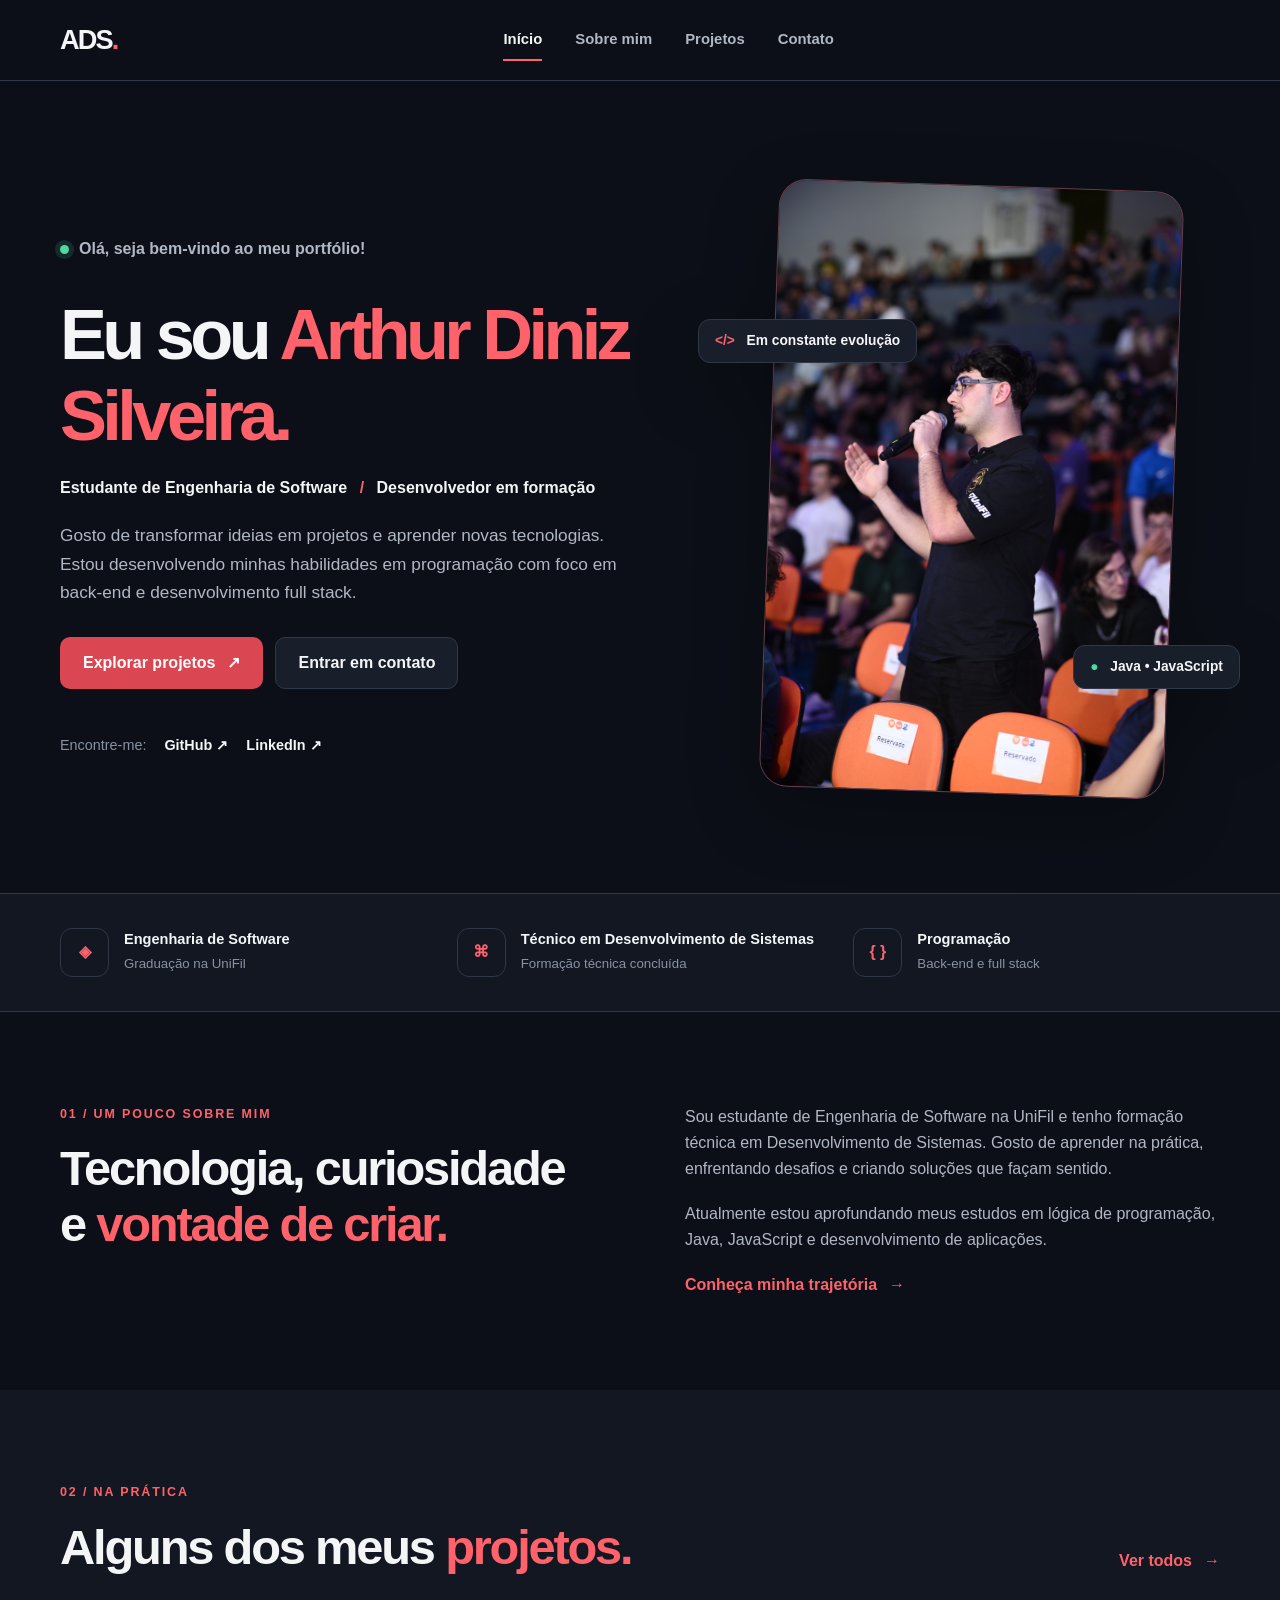
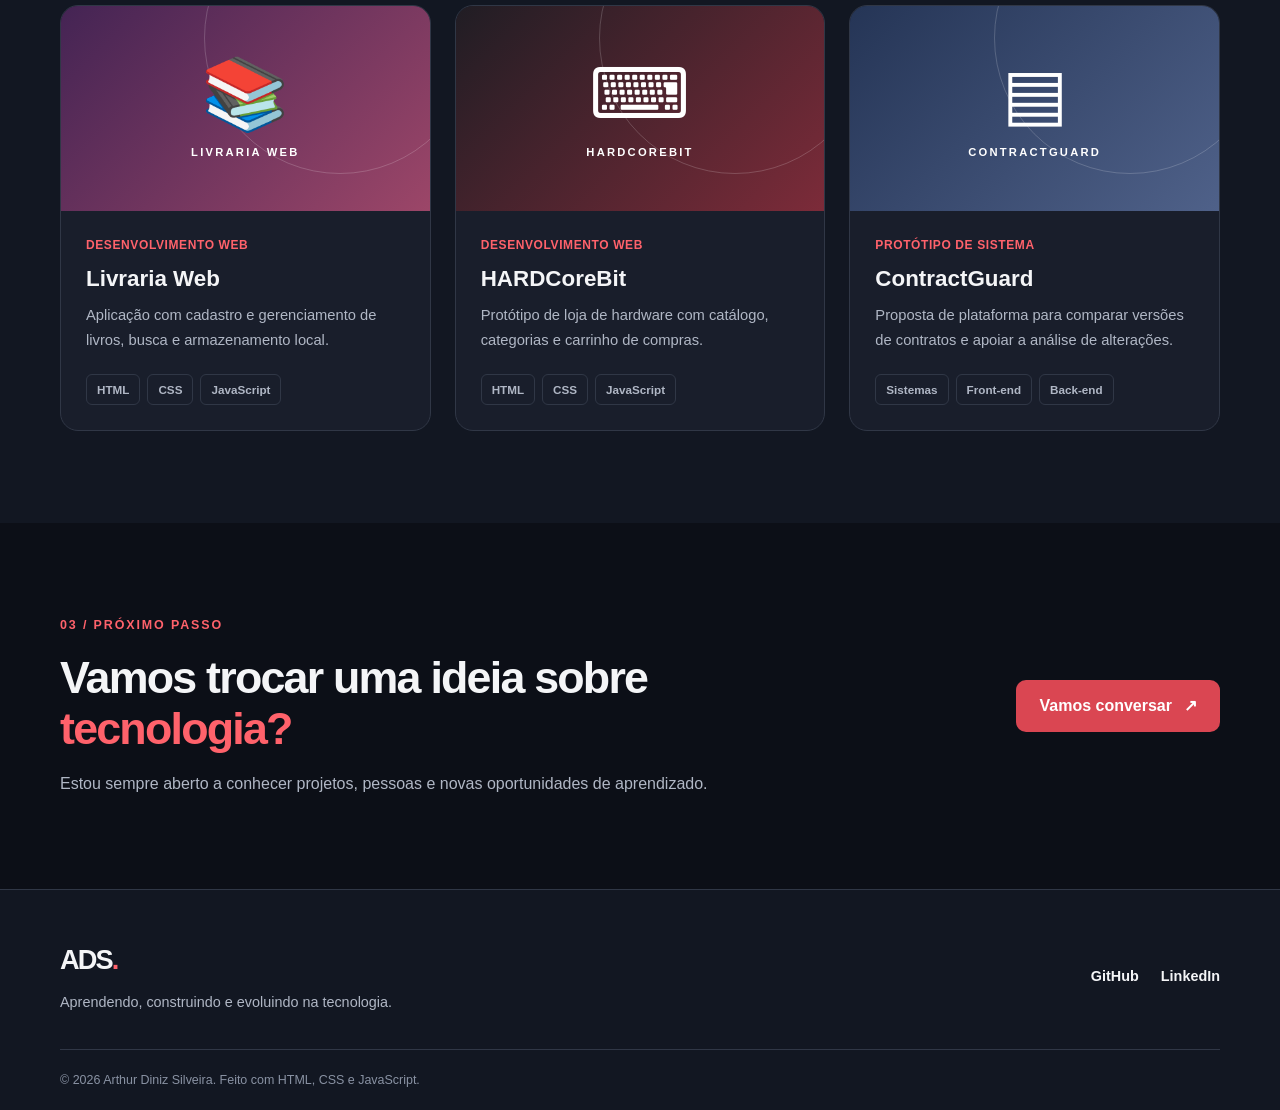
<file: index.html>
<!DOCTYPE html>
<html lang="pt-BR">
<head>
  <meta charset="UTF-8">
  <meta name="viewport" content="width=device-width, initial-scale=1.0">
  <meta name="description" content="Portfólio de Arthur Diniz Silveira, estudante de Engenharia de Software e desenvolvedor em formação.">
  <meta name="theme-color" content="#0b0e16">
  <title>Início | Arthur Diniz Silveira</title>
  <link rel="icon" href="assets/favicon.svg" type="image/svg+xml">
  <link rel="stylesheet" href="style.css">
  <script src="script.js" defer></script>
</head>
<body>
  <a class="pular-conteudo" href="#conteudo">Pular para o conteúdo</a>
  <header class="cabecalho">
    <div class="container cabecalho-conteudo">
      <a class="marca" href="index.html" aria-label="Arthur Diniz — página inicial">ADS<span>.</span></a>

      <nav class="navegacao" id="menu-principal" aria-label="Menu principal">
          <a href="index.html" class="ativo" aria-current="page">Início</a>
          <a href="sobre.html">Sobre mim</a>
          <a href="projetos.html">Projetos</a>
          <a href="contato.html">Contato</a>
      </nav>

      <div class="acoes-cabecalho">
        <button class="botao-menu" id="botao-menu" type="button" aria-label="Abrir menu" aria-controls="menu-principal" aria-expanded="false">
          <span></span><span></span><span></span>
        </button>
      </div>
    </div>
  </header>

  <main id="conteudo">
    <section class="hero secao">
      <div class="container hero-grid">
        <div class="hero-texto animar-entrada">
          <p class="sobretitulo"><span class="ponto-status"></span> Olá, seja bem-vindo ao meu portfólio!</p>
          <h1>Eu sou <span class="texto-destaque">Arthur Diniz Silveira</span><span class="ponto-final">.</span></h1>
          <p class="hero-cargo">Estudante de Engenharia de Software <span class="barra">/</span> Desenvolvedor em formação</p>
          <p class="texto-intro">Gosto de transformar ideias em projetos e aprender novas tecnologias. Estou desenvolvendo minhas habilidades em programação com foco em back-end e desenvolvimento full stack.</p>
          <div class="grupo-botoes">
            <a class="botao botao-primario" href="projetos.html">Explorar projetos <span aria-hidden="true">↗</span></a>
            <a class="botao botao-secundario" href="contato.html">Entrar em contato</a>
          </div>
          <div class="hero-redes" aria-label="Meus perfis profissionais">
            <span>Encontre-me:</span>
            <a href="https://github.com/SEU-USUARIO" target="_blank" rel="noopener noreferrer">GitHub ↗</a>
            <a href="https://www.linkedin.com/in/SEU-PERFIL/" target="_blank" rel="noopener noreferrer">LinkedIn ↗</a>
          </div>
        </div>
        <div class="hero-visual animar-entrada">
          <div class="circulo-fundo" aria-hidden="true"></div>
          <figure class="moldura-foto">
            <img src=".//DAN_9706.JPG" alt="Imagem ilustrativa temporária do perfil de Arthur Diniz Silveira" width="430" height="480">
          </figure>
          <div class="etiqueta-flutuante etiqueta-codigo"><span aria-hidden="true">&lt;/&gt;</span> Em constante evolução</div>
          <div class="etiqueta-flutuante etiqueta-java"><span aria-hidden="true">●</span> Java • JavaScript</div>
        </div>
      </div>
    </section>

    <section class="secao faixa-dados" aria-label="Minha formação e interesses">
      <div class="container grade-dados">
        <div class="dado"><span class="dado-icone" aria-hidden="true">◈</span><div><strong>Engenharia de Software</strong><span>Graduação na UniFil</span></div></div>
        <div class="dado"><span class="dado-icone" aria-hidden="true">⌘</span><div><strong>Técnico em Desenvolvimento de Sistemas</strong><span>Formação técnica concluída</span></div></div>
        <div class="dado"><span class="dado-icone" aria-hidden="true">{ }</span><div><strong>Programação</strong><span>Back-end e full stack</span></div></div>
      </div>
    </section>

    <section class="secao" aria-labelledby="titulo-sobre-resumo">
      <div class="container duas-colunas">
        <div>
          <p class="rotulo-secao">01 / Um pouco sobre mim</p>
          <h2 id="titulo-sobre-resumo" class="titulo-secao">Tecnologia, curiosidade e <span class="texto-destaque">vontade de criar.</span></h2>
        </div>
        <div>
          <p class="paragrafo">Sou estudante de Engenharia de Software na UniFil e tenho formação técnica em Desenvolvimento de Sistemas. Gosto de aprender na prática, enfrentando desafios e criando soluções que façam sentido.</p>
          <p class="paragrafo">Atualmente estou aprofundando meus estudos em lógica de programação, Java, JavaScript e desenvolvimento de aplicações.</p>
          <a class="link-seta" href="sobre.html">Conheça minha trajetória <span aria-hidden="true">→</span></a>
        </div>
      </div>
    </section>

    <section class="secao secao-alternativa" aria-labelledby="titulo-projetos-destaque">
      <div class="container">
        <div class="cabecalho-secao">
          <div><p class="rotulo-secao">02 / Na prática</p><h2 id="titulo-projetos-destaque" class="titulo-secao">Alguns dos meus <span class="texto-destaque">projetos.</span></h2></div>
          <a class="link-seta" href="projetos.html">Ver todos <span aria-hidden="true">→</span></a>
        </div>
        <div class="grade-projetos">
          <article class="cartao-projeto">
            <div class="projeto-arte arte-livraria"><span class="arte-simbolo" aria-hidden="true">📚</span><span class="arte-legenda">LIVRARIA WEB</span></div>
            <div class="projeto-conteudo"><span class="categoria-projeto">Desenvolvimento web</span><h3>Livraria Web</h3><p>Aplicação com cadastro e gerenciamento de livros, busca e armazenamento local.</p><div class="etiquetas"><span>HTML</span><span>CSS</span><span>JavaScript</span></div></div>
          </article>
          <article class="cartao-projeto">
            <div class="projeto-arte arte-hardware"><span class="arte-simbolo" aria-hidden="true">⌨</span><span class="arte-legenda">HARDCOREBIT</span></div>
            <div class="projeto-conteudo"><span class="categoria-projeto">Desenvolvimento web</span><h3>HARDCoreBit</h3><p>Protótipo de loja de hardware com catálogo, categorias e carrinho de compras.</p><div class="etiquetas"><span>HTML</span><span>CSS</span><span>JavaScript</span></div></div>
          </article>
          <article class="cartao-projeto">
            <div class="projeto-arte arte-contratos"><span class="arte-simbolo" aria-hidden="true">▤</span><span class="arte-legenda">CONTRACTGUARD</span></div>
            <div class="projeto-conteudo"><span class="categoria-projeto">Protótipo de sistema</span><h3>ContractGuard</h3><p>Proposta de plataforma para comparar versões de contratos e apoiar a análise de alterações.</p><div class="etiquetas"><span>Sistemas</span><span>Front-end</span><span>Back-end</span></div></div>
          </article>
        </div>
      </div>
    </section>

    <section class="secao">
      <div class="container chamada-final">
        <div><p class="rotulo-secao">03 / Próximo passo</p><h2>Vamos trocar uma ideia sobre <span class="texto-destaque">tecnologia?</span></h2><p>Estou sempre aberto a conhecer projetos, pessoas e novas oportunidades de aprendizado.</p></div>
        <a class="botao botao-primario" href="contato.html">Vamos conversar <span aria-hidden="true">↗</span></a>
      </div>
    </section>
  </main>

  <footer class="rodape">
    <div class="container rodape-conteudo">
      <div>
        <a class="marca marca-rodape" href="index.html">ADS<span>.</span></a>
        <p>Aprendendo, construindo e evoluindo na tecnologia.</p>
      </div>
      <div class="rodape-links" aria-label="Redes sociais">
        <a href="https://github.com/diniZz190" target="_blank" rel="noopener noreferrer">GitHub</a>
        <a href="https://www.linkedin.com/in/arthur-diniz-silveira-3a9aa7359/" target="_blank" rel="noopener noreferrer">LinkedIn</a>
      </div>
    </div>
    <div class="container rodape-base">© <span class="ano-atual">2026</span> Arthur Diniz Silveira. Feito com HTML, CSS e JavaScript.</div>
  </footer>
</body>
</html>
</file>
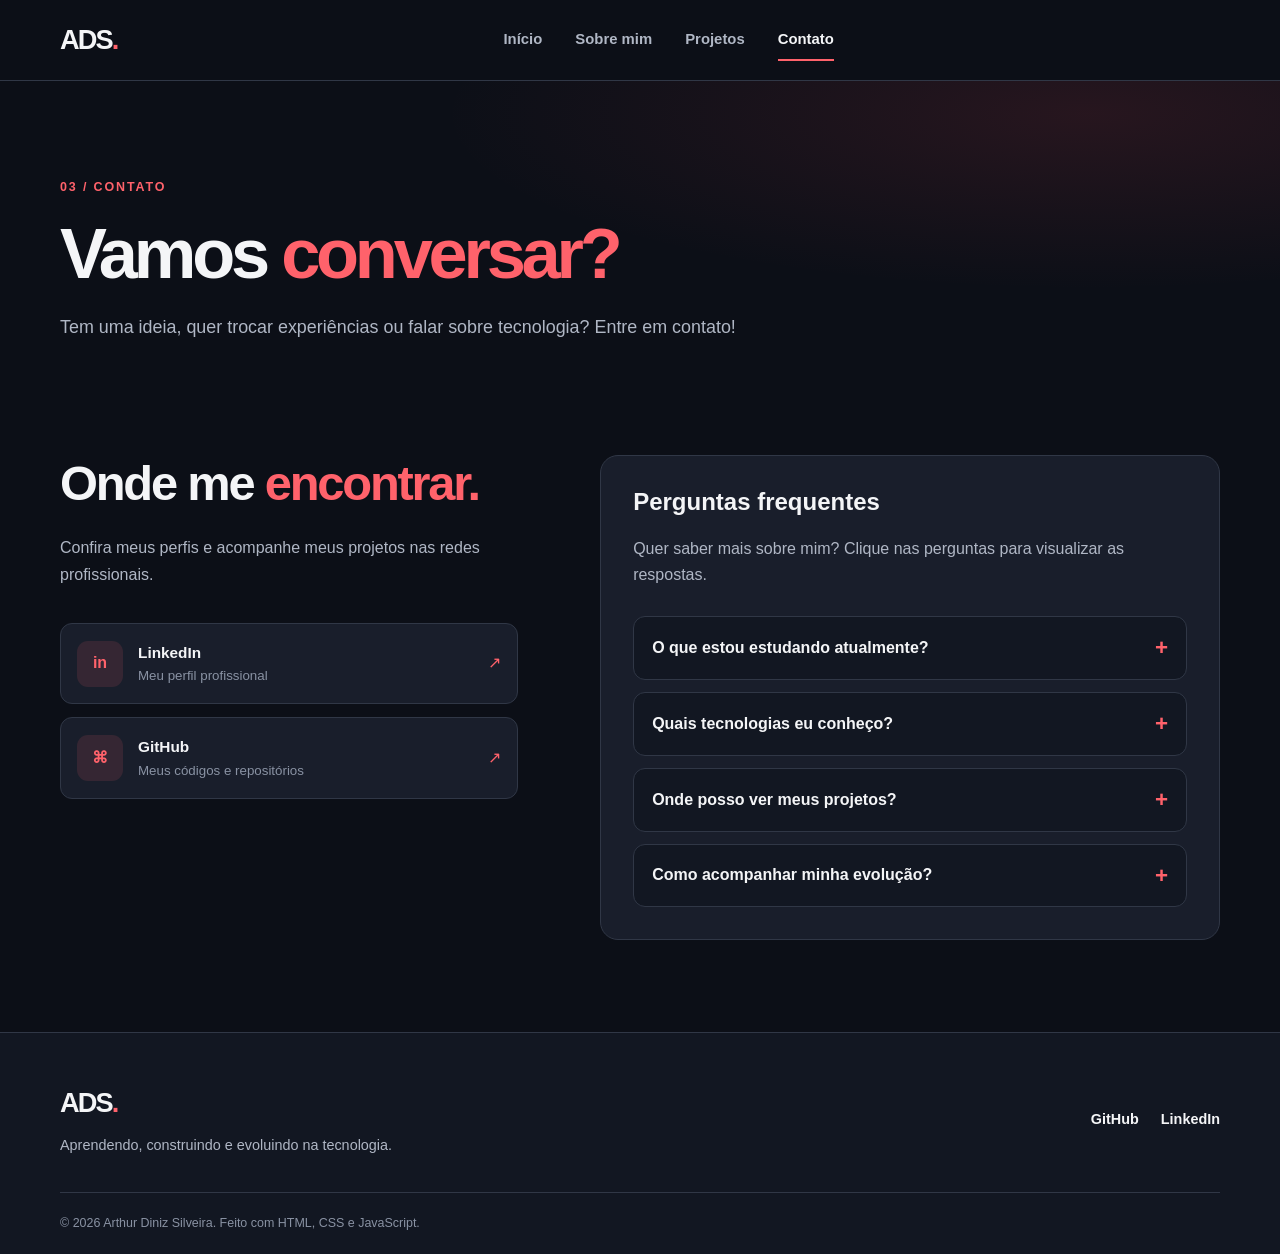
<file: contato.html>
<!DOCTYPE html>
<html lang="pt-BR">
<head>
  <meta charset="UTF-8">
  <meta name="viewport" content="width=device-width, initial-scale=1.0">
  <meta name="description" content="Contato de Arthur Diniz Silveira">
  <meta name="theme-color" content="#0b0e16">
  <title>Contato | Arthur Diniz Silveira</title>
  <link rel="icon" href="assets/favicon.svg" type="image/svg+xml">
  <link rel="stylesheet" href="style.css">
  <script src="script.js" defer></script>
</head>

<body>
  <a class="pular-conteudo" href="#conteudo">Pular para o conteúdo</a>

  <header class="cabecalho">
    <div class="container cabecalho-conteudo">

      <a class="marca" href="index.html">ADS<span>.</span></a>

      <nav class="navegacao" id="menu-principal" aria-label="Menu principal">
        <a href="index.html">Início</a>
        <a href="sobre.html">Sobre mim</a>
        <a href="projetos.html">Projetos</a>
        <a href="contato.html" class="ativo" aria-current="page">Contato</a>
      </nav>

      <div class="acoes-cabecalho">
        <button class="botao-menu" id="botao-menu" type="button"
          aria-label="Abrir menu"
          aria-controls="menu-principal"
          aria-expanded="false">
          <span></span><span></span><span></span>
        </button>
      </div>

    </div>
  </header>

  <main id="conteudo">

    <section class="secao topo-pagina">
      <div class="container">
        <p class="rotulo-secao">03 / Contato</p>
        <h1 class="titulo-pagina">Vamos <span class="texto-destaque">conversar?</span></h1>
        <p class="subtitulo-pagina">
          Tem uma ideia, quer trocar experiências ou falar sobre tecnologia?
          Entre em contato!
        </p>
      </div>
    </section>

    <section class="secao secao-contato">
      <div class="container contato-grid">

        <!-- REDES SOCIAIS -->
        <div class="contato-informacoes">

          <h2 class="titulo-secao">
            Onde me <span class="texto-destaque">encontrar.</span>
          </h2>

          <p class="paragrafo">
            Confira meus perfis e acompanhe meus projetos nas redes profissionais.
          </p>

          <div class="lista-contatos">

            <a class="item-contato"
              href="https://www.linkedin.com/in/arthur-diniz-silveira-3a9aa7359/"
              target="_blank" rel="noopener noreferrer">
              <span class="contato-icone" aria-hidden="true">in</span>
              <span>
                <strong>LinkedIn</strong>
                <small>Meu perfil profissional</small>
              </span>
              <span class="seta-contato" aria-hidden="true">↗</span>
            </a>

            <a class="item-contato"
              href="https://github.com/diniZz190"
              target="_blank" rel="noopener noreferrer">
              <span class="contato-icone" aria-hidden="true">⌘</span>
              <span>
                <strong>GitHub</strong>
                <small>Meus códigos e repositórios</small>
              </span>
              <span class="seta-contato" aria-hidden="true">↗</span>
            </a>

          </div>
        </div>

        <!-- PERGUNTAS FREQUENTES -->
        <section class="caixa-duvidas" aria-labelledby="titulo-duvidas">

          <h2 id="titulo-duvidas">Perguntas frequentes</h2>

          <p>
            Quer saber mais sobre mim?
            Clique nas perguntas para visualizar as respostas.
          </p>

          <div class="lista-perguntas">

            <div class="item-pergunta">
              <h3>
                <button class="botao-pergunta" type="button"
                  aria-expanded="false" aria-controls="resposta-1">
                  O que estou estudando atualmente?
                  <span class="icone-pergunta" aria-hidden="true">+</span>
                </button>
              </h3>
              <div class="resposta-pergunta" id="resposta-1" hidden>
                <p>
                  Curso Engenharia de Software na UniFil e procuro
                  ampliar meus conhecimentos em programação.
                </p>
              </div>
            </div>

            <div class="item-pergunta">
              <h3>
                <button class="botao-pergunta" type="button"
                  aria-expanded="false" aria-controls="resposta-2">
                  Quais tecnologias eu conheço?
                  <span class="icone-pergunta" aria-hidden="true">+</span>
                </button>
              </h3>
              <div class="resposta-pergunta" id="resposta-2" hidden>
                <p>
                  Tenho conhecimentos em HTML, CSS, JavaScript,
                  Java e lógica de programação.
                </p>
              </div>
            </div>

            <div class="item-pergunta">
              <h3>
                <button class="botao-pergunta" type="button"
                  aria-expanded="false" aria-controls="resposta-3">
                  Onde posso ver meus projetos?
                  <span class="icone-pergunta" aria-hidden="true">+</span>
                </button>
              </h3>
              <div class="resposta-pergunta" id="resposta-3" hidden>
                <p>
                  Você pode acessar minha
                  <a href="projetos.html">página de projetos</a>
                  ou visitar meu GitHub.
                </p>
              </div>
            </div>

            <div class="item-pergunta">
              <h3>
                <button class="botao-pergunta" type="button"
                  aria-expanded="false" aria-controls="resposta-4">
                  Como acompanhar minha evolução?
                  <span class="icone-pergunta" aria-hidden="true">+</span>
                </button>
              </h3>
              <div class="resposta-pergunta" id="resposta-4" hidden>
                <p>
                  Acompanhe meus projetos no
                  <a href="https://github.com/diniZz190">GitHub</a>
                  e minhas atualizações profissionais no
                  <a href="https://www.linkedin.com/in/arthur-diniz-silveira-3a9aa7359/">LinkedIn</a>.
                </p>
              </div>
            </div>

          </div>
        </section>

      </div>
    </section>
  </main>

  <footer class="rodape">
    <div class="container rodape-conteudo">
      <div>
        <a class="marca marca-rodape" href="index.html">ADS<span>.</span></a>
        <p>Aprendendo, construindo e evoluindo na tecnologia.</p>
      </div>

      <div class="rodape-links">
        <a href="https://github.com/diniZz190">GitHub</a>
        <a href="https://www.linkedin.com/in/arthur-diniz-silveira-3a9aa7359/">LinkedIn</a>
      </div>
    </div>

    <div class="container rodape-base">
      © <span class="ano-atual">2026</span> Arthur Diniz Silveira.
      Feito com HTML, CSS e JavaScript.
    </div>
  </footer>

</body>
</html>
</file>
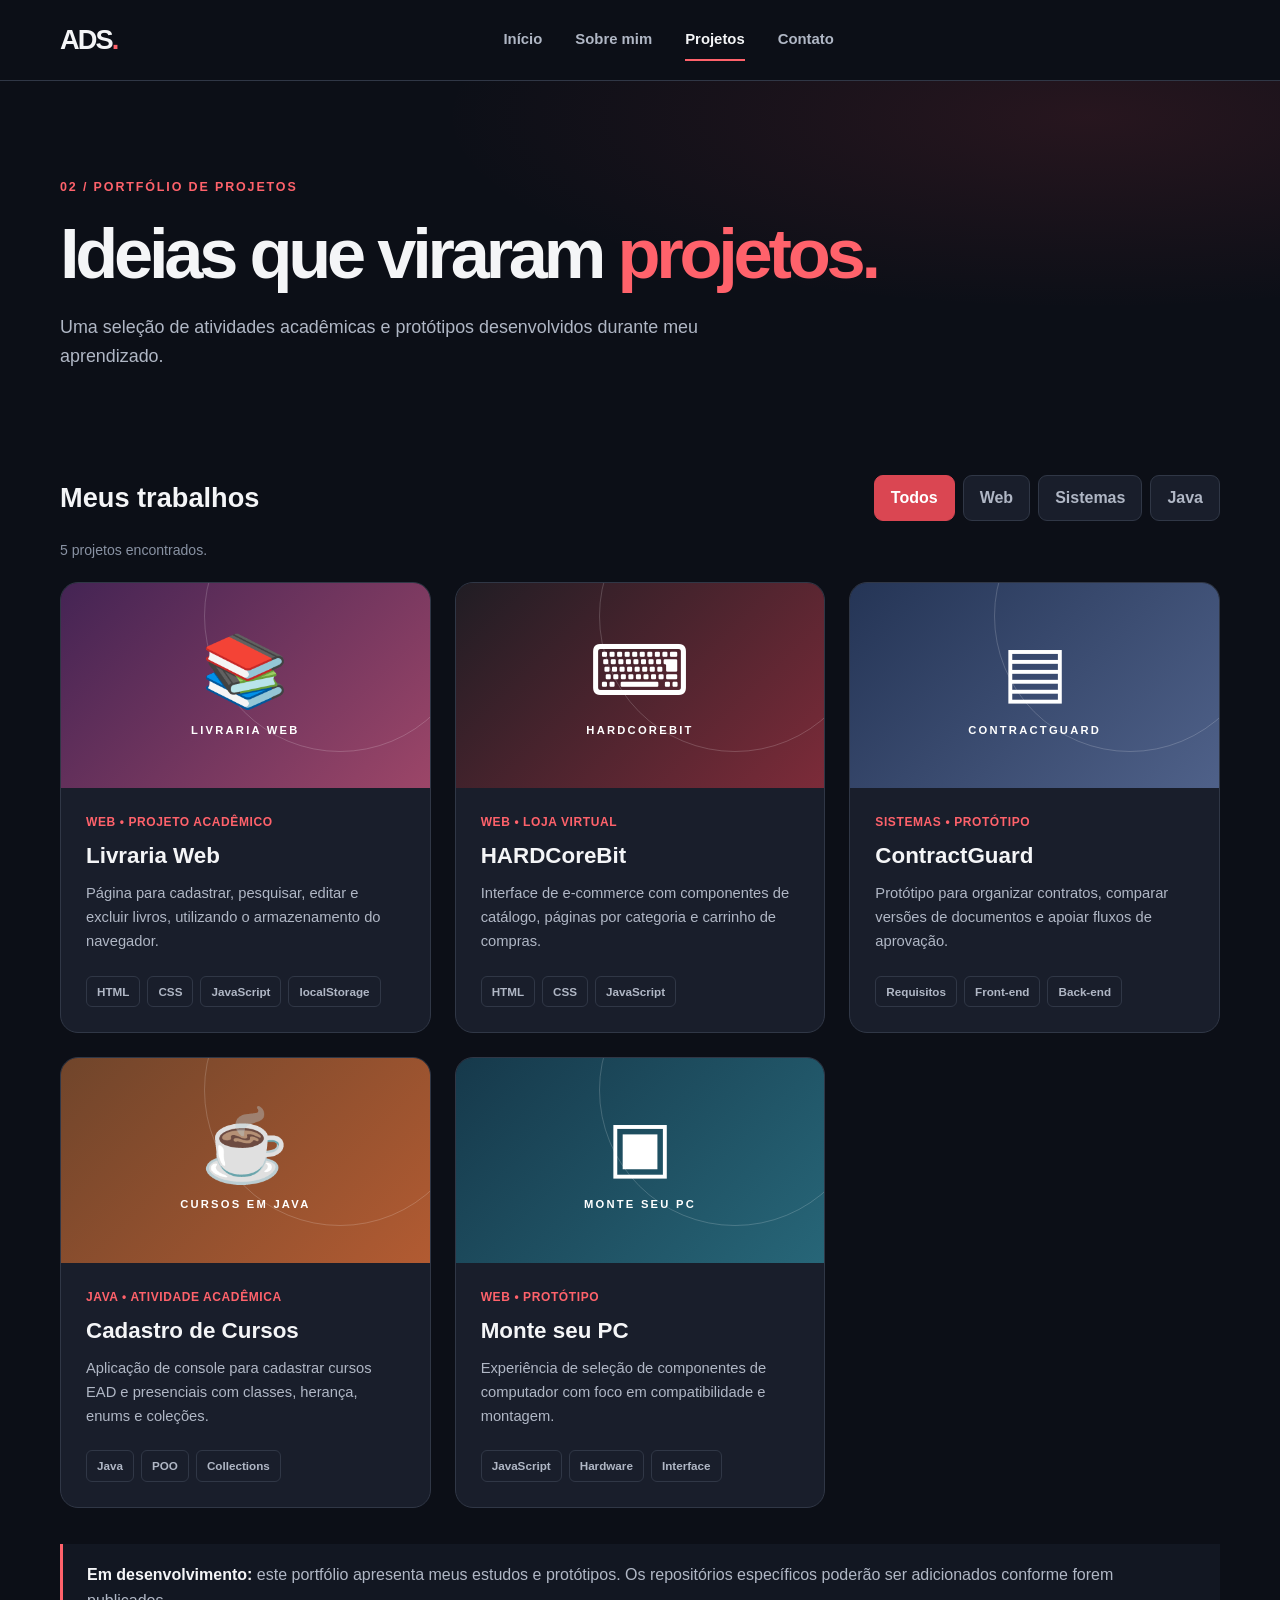
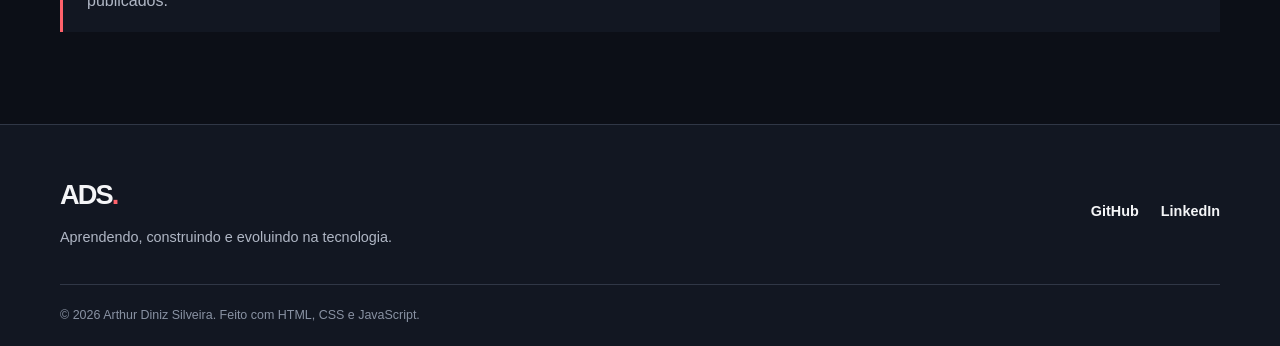
<file: projetos.html>
<!DOCTYPE html>
<html lang="pt-BR">
<head>
  <meta charset="UTF-8">
  <meta name="viewport" content="width=device-width, initial-scale=1.0">
  <meta name="description" content="Projetos de desenvolvimento web, sistemas e Java de Arthur Diniz Silveira.">
  <meta name="theme-color" content="#0b0e16">
  <title>Projetos | Arthur Diniz Silveira</title>
  <link rel="icon" href="assets/favicon.svg" type="image/svg+xml">
  <link rel="stylesheet" href="style.css">
  <script src="script.js" defer></script>
</head>
<body>
  <a class="pular-conteudo" href="#conteudo">Pular para o conteúdo</a>
  <header class="cabecalho">
    <div class="container cabecalho-conteudo">
      <a class="marca" href="index.html" aria-label="Arthur Diniz — página inicial">ADS<span>.</span></a>

      <nav class="navegacao" id="menu-principal" aria-label="Menu principal">
          <a href="index.html">Início</a>
          <a href="sobre.html">Sobre mim</a>
          <a href="projetos.html" class="ativo" aria-current="page">Projetos</a>
          <a href="contato.html">Contato</a>
      </nav>

      <div class="acoes-cabecalho">
        <button class="botao-menu" id="botao-menu" type="button" aria-label="Abrir menu" aria-controls="menu-principal" aria-expanded="false">
          <span></span><span></span><span></span>
        </button>
      </div>
    </div>
  </header>

  <main id="conteudo">
    <section class="secao topo-pagina">
      <div class="container">
        <p class="rotulo-secao">02 / Portfólio de projetos</p>
        <h1 class="titulo-pagina">Ideias que viraram <span class="texto-destaque">projetos.</span></h1>
        <p class="subtitulo-pagina">Uma seleção de atividades acadêmicas e protótipos desenvolvidos durante meu aprendizado.</p>
      </div>
    </section>

    <section class="secao secao-projetos-lista" aria-labelledby="titulo-lista-projetos">
      <div class="container">
        <div class="topo-filtros">
          <h2 id="titulo-lista-projetos" class="titulo-lista">Meus trabalhos</h2>
          <div class="filtros" role="group" aria-label="Filtrar projetos por categoria">
            <button type="button" class="filtro ativo" data-filtro="todos" aria-pressed="true">Todos</button>
            <button type="button" class="filtro" data-filtro="web" aria-pressed="false">Web</button>
            <button type="button" class="filtro" data-filtro="sistemas" aria-pressed="false">Sistemas</button>
            <button type="button" class="filtro" data-filtro="java" aria-pressed="false">Java</button>
          </div>
        </div>
        <p id="resultado-filtro" class="resultado-filtro" aria-live="polite">5 projetos encontrados.</p>
        <div class="grade-projetos">
          <article class="cartao-projeto" data-categoria="web">
            <div class="projeto-arte arte-livraria"><span class="arte-simbolo" aria-hidden="true">📚</span><span class="arte-legenda">LIVRARIA WEB</span></div>
            <div class="projeto-conteudo"><span class="categoria-projeto">Web • Projeto acadêmico</span><h3>Livraria Web</h3><p>Página para cadastrar, pesquisar, editar e excluir livros, utilizando o armazenamento do navegador.</p><div class="etiquetas"><span>HTML</span><span>CSS</span><span>JavaScript</span><span>localStorage</span></div></div>
          </article>
          <article class="cartao-projeto" data-categoria="web">
            <div class="projeto-arte arte-hardware"><span class="arte-simbolo" aria-hidden="true">⌨</span><span class="arte-legenda">HARDCOREBIT</span></div>
            <div class="projeto-conteudo"><span class="categoria-projeto">Web • Loja virtual</span><h3>HARDCoreBit</h3><p>Interface de e-commerce com componentes de catálogo, páginas por categoria e carrinho de compras.</p><div class="etiquetas"><span>HTML</span><span>CSS</span><span>JavaScript</span></div></div>
          </article>
          <article class="cartao-projeto" data-categoria="sistemas">
            <div class="projeto-arte arte-contratos"><span class="arte-simbolo" aria-hidden="true">▤</span><span class="arte-legenda">CONTRACTGUARD</span></div>
            <div class="projeto-conteudo"><span class="categoria-projeto">Sistemas • Protótipo</span><h3>ContractGuard</h3><p>Protótipo para organizar contratos, comparar versões de documentos e apoiar fluxos de aprovação.</p><div class="etiquetas"><span>Requisitos</span><span>Front-end</span><span>Back-end</span></div></div>
          </article>
          <article class="cartao-projeto" data-categoria="java">
            <div class="projeto-arte arte-java"><span class="arte-simbolo" aria-hidden="true">☕</span><span class="arte-legenda">CURSOS EM JAVA</span></div>
            <div class="projeto-conteudo"><span class="categoria-projeto">Java • Atividade acadêmica</span><h3>Cadastro de Cursos</h3><p>Aplicação de console para cadastrar cursos EAD e presenciais com classes, herança, enums e coleções.</p><div class="etiquetas"><span>Java</span><span>POO</span><span>Collections</span></div></div>
          </article>
          <article class="cartao-projeto" data-categoria="sistemas web">
            <div class="projeto-arte arte-montador"><span class="arte-simbolo" aria-hidden="true">▣</span><span class="arte-legenda">MONTE SEU PC</span></div>
            <div class="projeto-conteudo"><span class="categoria-projeto">Web • Protótipo</span><h3>Monte seu PC</h3><p>Experiência de seleção de componentes de computador com foco em compatibilidade e montagem.</p><div class="etiquetas"><span>JavaScript</span><span>Hardware</span><span>Interface</span></div></div>
          </article>
        </div>
        <div class="observacao-projetos"><p><strong>Em desenvolvimento:</strong> este portfólio apresenta meus estudos e protótipos. Os repositórios específicos poderão ser adicionados conforme forem publicados.</p></div>
      </div>
    </section>
  </main>

  <footer class="rodape">
    <div class="container rodape-conteudo">
      <div>
        <a class="marca marca-rodape" href="index.html">ADS<span>.</span></a>
        <p>Aprendendo, construindo e evoluindo na tecnologia.</p>
      </div>
      <div class="rodape-links" aria-label="Redes sociais">
        <a href="https://github.com/SEU-USUARIO" target="_blank" rel="noopener noreferrer">GitHub</a>
        <a href="https://www.linkedin.com/in/SEU-PERFIL/" target="_blank" rel="noopener noreferrer">LinkedIn</a>
      </div>
    </div>
    <div class="container rodape-base">© <span class="ano-atual">2026</span> Arthur Diniz Silveira. Feito com HTML, CSS e JavaScript.</div>
  </footer>
</body>
</html>
</file>
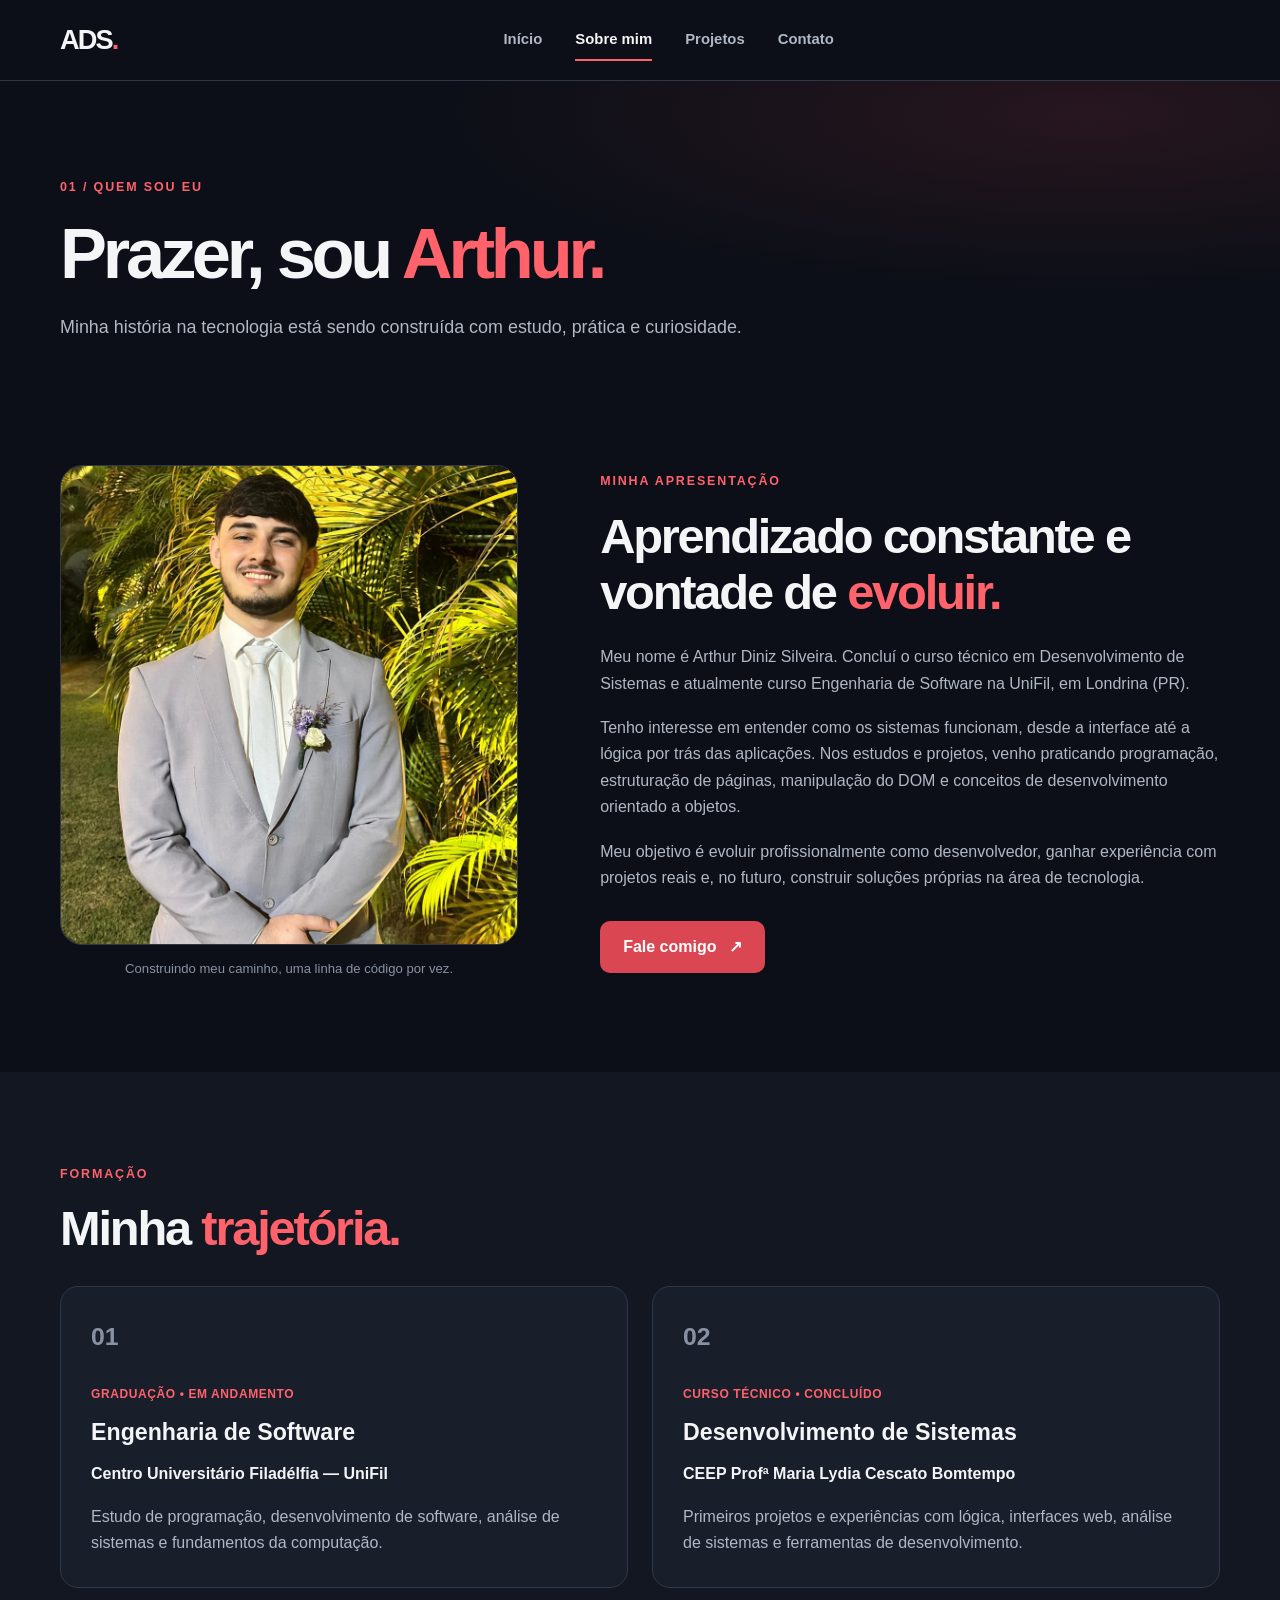
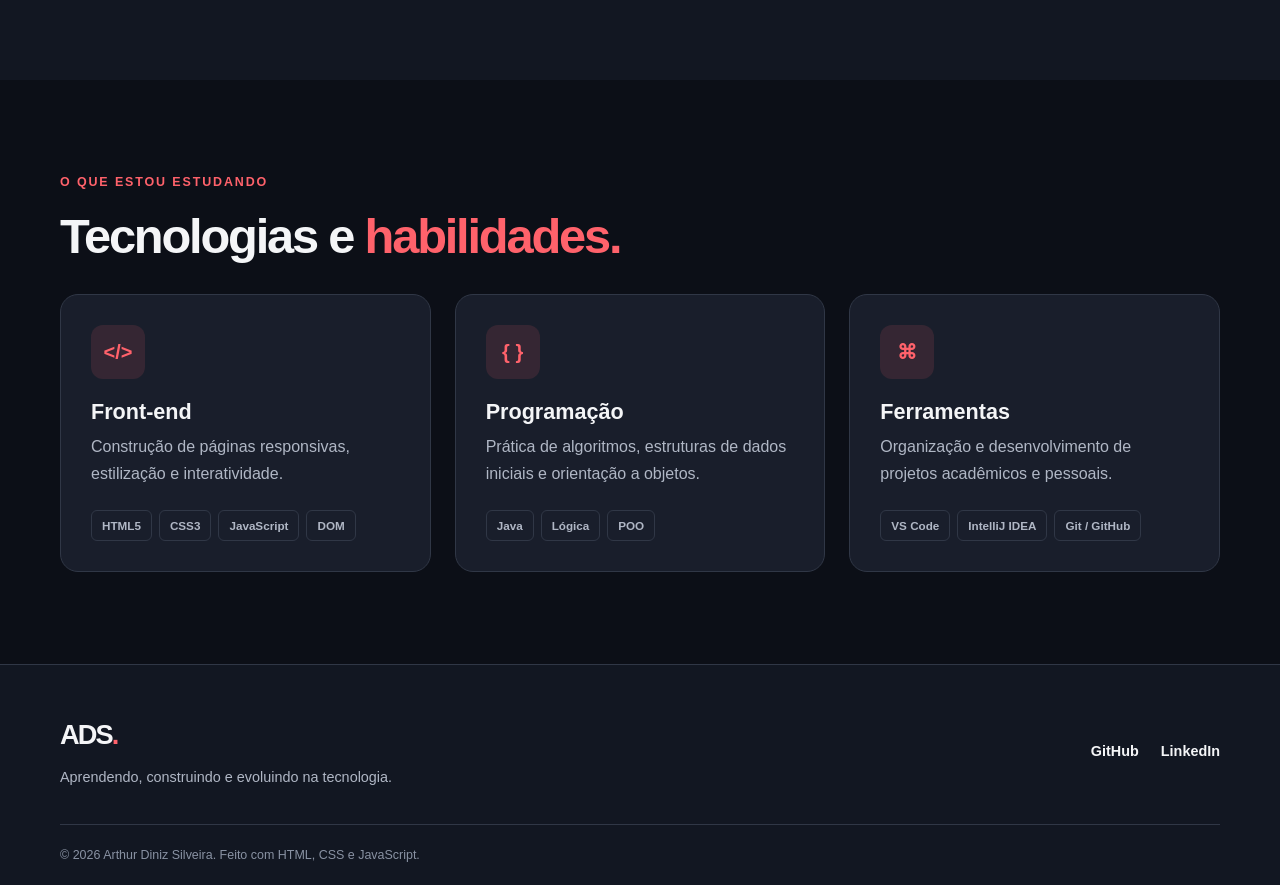
<file: sobre.html>
<!DOCTYPE html>
<html lang="pt-BR">
<head>
  <meta charset="UTF-8">
  <meta name="viewport" content="width=device-width, initial-scale=1.0">
  <meta name="description" content="Conheça a trajetória e as habilidades de Arthur Diniz Silveira na tecnologia.">
  <meta name="theme-color" content="#0b0e16">
  <title>Sobre mim | Arthur Diniz Silveira</title>
  <link rel="icon" href="assets/favicon.svg" type="image/svg+xml">
  <link rel="stylesheet" href="style.css">
  <script src="script.js" defer></script>
</head>
<body>
  <a class="pular-conteudo" href="#conteudo">Pular para o conteúdo</a>
  <header class="cabecalho">
    <div class="container cabecalho-conteudo">
      <a class="marca" href="index.html" aria-label="Arthur Diniz — página inicial">ADS<span>.</span></a>

      <nav class="navegacao" id="menu-principal" aria-label="Menu principal">
          <a href="index.html">Início</a>
          <a href="sobre.html" class="ativo" aria-current="page">Sobre mim</a>
          <a href="projetos.html">Projetos</a>
          <a href="contato.html">Contato</a>
      </nav>

      <div class="acoes-cabecalho">
        <button class="botao-menu" id="botao-menu" type="button" aria-label="Abrir menu" aria-controls="menu-principal" aria-expanded="false">
          <span></span><span></span><span></span>
        </button>
      </div>
    </div>
  </header>

  <main id="conteudo">
    <section class="secao topo-pagina">
      <div class="container">
        <p class="rotulo-secao">01 / Quem sou eu</p>
        <h1 class="titulo-pagina">Prazer, sou <span class="texto-destaque">Arthur.</span></h1>
        <p class="subtitulo-pagina">Minha história na tecnologia está sendo construída com estudo, prática e curiosidade.</p>
      </div>
    </section>

    <section class="secao sobre-conteudo">
      <div class="container sobre-grid">
        <figure class="imagem-sobre">
          <img src=".//WhatsApp Image 2026-10-07 at 20.21.44.jpeg" alt="Imagem ilustrativa temporária do perfil de Arthur Diniz Silveira" width="430" height="480">
          <figcaption>Construindo meu caminho, uma linha de código por vez.</figcaption>
        </figure>
        <div class="sobre-texto">
          <p class="rotulo-secao">Minha apresentação</p>
          <h2 class="titulo-secao">Aprendizado constante e vontade de <span class="texto-destaque">evoluir.</span></h2>
          <p class="paragrafo">Meu nome é Arthur Diniz Silveira. Concluí o curso técnico em Desenvolvimento de Sistemas e atualmente curso Engenharia de Software na UniFil, em Londrina (PR).</p>
          <p class="paragrafo">Tenho interesse em entender como os sistemas funcionam, desde a interface até a lógica por trás das aplicações. Nos estudos e projetos, venho praticando programação, estruturação de páginas, manipulação do DOM e conceitos de desenvolvimento orientado a objetos.</p>
          <p class="paragrafo">Meu objetivo é evoluir profissionalmente como desenvolvedor, ganhar experiência com projetos reais e, no futuro, construir soluções próprias na área de tecnologia.</p>
          <a href="contato.html" class="botao botao-primario">Fale comigo <span aria-hidden="true">↗</span></a>
        </div>
      </div>
    </section>

    <section class="secao secao-alternativa" aria-labelledby="titulo-formacao">
      <div class="container">
        <p class="rotulo-secao">Formação</p>
        <h2 id="titulo-formacao" class="titulo-secao">Minha <span class="texto-destaque">trajetória.</span></h2>
        <div class="grade-formacao">
          <article class="cartao-formacao"><span class="numero-cartao">01</span><span class="categoria-projeto">Graduação • Em andamento</span><h3>Engenharia de Software</h3><p class="instituicao">Centro Universitário Filadélfia — UniFil</p><p>Estudo de programação, desenvolvimento de software, análise de sistemas e fundamentos da computação.</p></article>
          <article class="cartao-formacao"><span class="numero-cartao">02</span><span class="categoria-projeto">Curso técnico • Concluído</span><h3>Desenvolvimento de Sistemas</h3><p class="instituicao">CEEP Profª Maria Lydia Cescato Bomtempo</p><p>Primeiros projetos e experiências com lógica, interfaces web, análise de sistemas e ferramentas de desenvolvimento.</p></article>
        </div>
      </div>
    </section>

    <section class="secao" aria-labelledby="titulo-habilidades">
      <div class="container">
        <p class="rotulo-secao">O que estou estudando</p>
        <h2 id="titulo-habilidades" class="titulo-secao">Tecnologias e <span class="texto-destaque">habilidades.</span></h2>
        <div class="grade-habilidades">
          <article class="cartao-habilidade"><span class="icone-habilidade" aria-hidden="true">&lt;/&gt;</span><h3>Front-end</h3><p>Construção de páginas responsivas, estilização e interatividade.</p><div class="etiquetas"><span>HTML5</span><span>CSS3</span><span>JavaScript</span><span>DOM</span></div></article>
          <article class="cartao-habilidade"><span class="icone-habilidade" aria-hidden="true">{ }</span><h3>Programação</h3><p>Prática de algoritmos, estruturas de dados iniciais e orientação a objetos.</p><div class="etiquetas"><span>Java</span><span>Lógica</span><span>POO</span></div></article>
          <article class="cartao-habilidade"><span class="icone-habilidade" aria-hidden="true">⌘</span><h3>Ferramentas</h3><p>Organização e desenvolvimento de projetos acadêmicos e pessoais.</p><div class="etiquetas"><span>VS Code</span><span>IntelliJ IDEA</span><span>Git / GitHub</span></div></article>
        </div>
      </div>
    </section>
  </main>

  <footer class="rodape">
    <div class="container rodape-conteudo">
      <div>
        <a class="marca marca-rodape" href="index.html">ADS<span>.</span></a>
        <p>Aprendendo, construindo e evoluindo na tecnologia.</p>
      </div>
      <div class="rodape-links" aria-label="Redes sociais">
        <a href="https://github.com/SEU-USUARIO" target="_blank" rel="noopener noreferrer">GitHub</a>
        <a href="https://www.linkedin.com/in/SEU-PERFIL/" target="_blank" rel="noopener noreferrer">LinkedIn</a>
      </div>
    </div>
    <div class="container rodape-base">© <span class="ano-atual">2026</span> Arthur Diniz Silveira. Feito com HTML, CSS e JavaScript.</div>
  </footer>
</body>
</html>
</file>
<file: style.css>
/* ==========================================================
   PORTFÓLIO - ARTHUR DINIZ SILVEIRA
   Um único CSS para padronizar todas as páginas.
   ========================================================== */

/* 1. Variáveis de cores e configurações gerais */
:root {
  color-scheme: dark;
  --fundo: #0c0f17;
  --fundo-alternativo: #121722;
  --superficie: #191e2b;
  --superficie-hover: #202735;
  --texto: #f4f5f7;
  --texto-secundario: #b0b7c5;
  --texto-discreto: #8992a3;
  --destaque: #ff626b;
  --destaque-claro: #ff8588;
  --borda: #303746;
  --sombra: 0 24px 70px rgba(0, 0, 0, 0.25);
  --raio: 18px;
  --largura: 1160px;
}

/* 2. Reset e componentes compartilhados */
* { box-sizing: border-box; }
html { scroll-behavior: smooth; }
body {
  margin: 0;
  background: var(--fundo);
  color: var(--texto);
  font-family: Arial, Helvetica, sans-serif;
  font-size: 16px;
  line-height: 1.65;
  transition: background-color 0.25s, color 0.25s;
}
a { color: inherit; text-decoration: none; }
button, input, textarea { font: inherit; }
button { cursor: pointer; }
img { max-width: 100%; display: block; }
[hidden] { display: none !important; }
::selection { background: var(--destaque); color: #fff; }
:focus-visible { outline: 3px solid var(--destaque); outline-offset: 4px; }

.container { width: min(calc(100% - 48px), var(--largura)); margin-inline: auto; }
.secao { padding: 92px 0; }
.secao-alternativa { background: var(--fundo-alternativo); }
.texto-destaque { color: var(--destaque); }
.ponto-final { color: var(--destaque); }
.rotulo-secao {
  margin: 0 0 16px;
  color: var(--destaque);
  font-size: 0.78rem;
  font-weight: 800;
  letter-spacing: 0.15em;
  text-transform: uppercase;
}
.titulo-secao, .titulo-pagina, h1, h2, h3 { line-height: 1.15; }
.titulo-secao {
  max-width: 670px;
  margin: 0 0 24px;
  font-size: clamp(2rem, 3.9vw, 3.05rem);
  letter-spacing: -0.045em;
}
.paragrafo { margin: 0 0 18px; color: var(--texto-secundario); }
.link-seta { display: inline-flex; align-items: center; gap: 12px; color: var(--destaque); font-weight: 700; }
.link-seta span, .botao span { transition: transform 0.2s; }
.link-seta:hover span, .botao:hover span { transform: translate(3px, -2px); }

.botao {
  display: inline-flex;
  min-height: 52px;
  align-items: center;
  justify-content: center;
  gap: 12px;
  padding: 13px 22px;
  border: 1px solid transparent;
  border-radius: 10px;
  font-weight: 700;
  line-height: 1.25;
  transition: transform 0.2s, background-color 0.2s, border-color 0.2s;
}
.botao:hover { transform: translateY(-3px); }
.botao-primario { color: #fff; background: #da4652; }
.botao-primario:hover { background: #bd303e; }
.botao-secundario { color: var(--texto); border-color: var(--borda); background: var(--superficie); }
.botao-secundario:hover { border-color: var(--destaque); }
.grupo-botoes { display: flex; flex-wrap: wrap; gap: 12px; }

/* 3. Cabeçalho e navegação - iguais em todas as páginas */
.pular-conteudo {
  position: absolute;
  z-index: 20;
  top: -80px;
  left: 16px;
  padding: 10px 14px;
  background: var(--destaque);
  color: #fff;
}
.pular-conteudo:focus { top: 12px; }
.cabecalho {
  position: sticky;
  z-index: 10;
  top: 0;
  border-bottom: 1px solid var(--borda);
  background: var(--fundo);
}
.cabecalho-conteudo { display: flex; min-height: 80px; align-items: center; justify-content: space-between; gap: 24px; }
.marca { font-size: 1.7rem; font-weight: 900; letter-spacing: -0.07em; }
.marca span { color: var(--destaque); }
.navegacao { display: flex; align-items: center; gap: 33px; }
.navegacao a {
  padding: 8px 0;
  border-bottom: 2px solid transparent;
  color: var(--texto-secundario);
  font-size: 0.93rem;
  font-weight: 700;
  transition: color 0.2s, border-color 0.2s;
}
.navegacao a:hover, .navegacao a.ativo { color: var(--texto); border-color: var(--destaque); }
.acoes-cabecalho { display: flex; gap: 12px; align-items: center; }
.botao-menu {
  display: grid;
  width: 42px;
  height: 42px;
  place-items: center;
  border: 1px solid var(--borda);
  border-radius: 10px;
  background: var(--superficie);
  color: var(--texto);
}
.botao-menu:hover { border-color: var(--destaque); }
.botao-menu { display: none; padding: 11px 9px; }
.botao-menu span { display: block; width: 21px; height: 2px; background: currentColor; }

/* 4. Início - apresentação principal */
.hero { overflow: hidden; padding: 104px 0 100px; }
.hero-grid { display: grid; grid-template-columns: minmax(0, 1.1fr) minmax(0, 0.9fr); align-items: center; gap: 55px; }
.sobretitulo { display: inline-flex; align-items: center; gap: 10px; color: var(--texto-secundario); font-weight: 700; }
.ponto-status { width: 9px; height: 9px; border-radius: 50%; background: #52d6a2; box-shadow: 0 0 0 5px rgba(82, 214, 162, 0.14); }
.hero h1 { max-width: 660px; margin: 16px 0 18px; font-size: clamp(2.9rem, 5.5vw, 5rem); letter-spacing: -0.065em; }
.hero-cargo { margin: 0 0 20px; font-weight: 700; color: var(--texto); }
.barra { padding-inline: 8px; color: var(--destaque); }
.texto-intro { max-width: 590px; margin: 0 0 30px; color: var(--texto-secundario); font-size: 1.08rem; }
.hero-redes { display: flex; align-items: center; flex-wrap: wrap; gap: 18px; margin-top: 45px; font-size: 0.9rem; }
.hero-redes span { color: var(--texto-discreto); }
.hero-redes a { color: var(--texto); font-weight: 700; }
.hero-redes a:hover { color: var(--destaque); }
.hero-visual { position: relative; display: flex; min-height: 480px; align-items: center; justify-content: center; }
.circulo-fundo { position: absolute; width: 430px; height: 430px; border-radius: 50%; background: radial-gradient(circle, rgba(239, 76, 91, .27), rgba(239, 76, 91, 0) 68%); filter: blur(12px); }
.moldura-foto {
  position: relative;
  width: min(100%, 405px);
  margin: 0;
  overflow: hidden;
  border: 1px solid rgba(255, 129, 140, 0.30);
  border-radius: 28px;
  background: #24212e;
  box-shadow: var(--sombra);
  transform: rotate(2deg);
}
.moldura-foto img { width: 100%; height: auto; }
.etiqueta-flutuante {
  position: absolute;
  z-index: 1;
  padding: 10px 16px;
  border: 1px solid var(--borda);
  border-radius: 12px;
  background: var(--superficie);
  box-shadow: var(--sombra);
  font-size: 0.86rem;
  font-weight: 700;
}
.etiqueta-codigo { top: 22%; left: -5%; }
.etiqueta-codigo span { margin-right: 8px; color: var(--destaque); }
.etiqueta-java { right: -4%; bottom: 17%; }
.etiqueta-java span { margin-right: 8px; color: #51d8a2; }
.animar-entrada { animation: aparecer 0.7s ease both; }
.hero-visual.animar-entrada { animation-delay: 0.12s; }
@keyframes aparecer { from { opacity: 0; transform: translateY(20px); } to { opacity: 1; transform: translateY(0); } }

.faixa-dados { padding: 34px 0; border-top: 1px solid var(--borda); border-bottom: 1px solid var(--borda); background: var(--fundo-alternativo); }
.grade-dados { display: grid; grid-template-columns: repeat(3, minmax(0, 1fr)); gap: 30px; }
.dado { display: flex; align-items: center; gap: 15px; }
.dado-icone { display: grid; width: 49px; height: 49px; flex: 0 0 auto; place-items: center; border: 1px solid var(--borda); border-radius: 12px; color: var(--destaque); font-weight: 900; }
.dado strong, .dado div span { display: block; }
.dado strong { font-size: 0.91rem; line-height: 1.4; }
.dado div span { margin-top: 4px; color: var(--texto-discreto); font-size: 0.83rem; }
.duas-colunas { display: grid; grid-template-columns: 1fr 1fr; gap: 90px; align-items: start; }

/* 5. Cartões de projetos */
.cabecalho-secao { display: flex; align-items: end; justify-content: space-between; gap: 24px; margin-bottom: 30px; }
.cabecalho-secao .titulo-secao { margin-bottom: 0; }
.grade-projetos { display: grid; grid-template-columns: repeat(3, minmax(0, 1fr)); gap: 24px; }
.cartao-projeto {
  display: flex;
  min-width: 0;
  flex-direction: column;
  overflow: hidden;
  border: 1px solid var(--borda);
  border-radius: var(--raio);
  background: var(--superficie);
  transition: transform 0.2s, border-color 0.2s, box-shadow 0.2s;
}
.cartao-projeto:hover { transform: translateY(-6px); border-color: var(--destaque); box-shadow: var(--sombra); }
.projeto-arte { position: relative; display: flex; min-height: 205px; align-items: center; justify-content: center; flex-direction: column; gap: 11px; overflow: hidden; }
.projeto-arte::before { position: absolute; width: 270px; height: 270px; border: 1px solid rgba(255,255,255,0.18); border-radius: 50%; content: ""; transform: translate(95px, -70px); }
.arte-livraria { background: linear-gradient(135deg, #442454, #9c4668); }
.arte-hardware { background: linear-gradient(135deg, #201d24, #7c2b39); }
.arte-contratos { background: linear-gradient(135deg, #253556, #4f6189); }
.arte-java { background: linear-gradient(135deg, #70452b, #b25b32); }
.arte-montador { background: linear-gradient(135deg, #16394b, #276678); }
.arte-simbolo { z-index: 1; color: #fff; font-size: 4.4rem; line-height: 1.1; }
.arte-legenda { z-index: 1; color: #fff; font-size: 0.7rem; font-weight: 900; letter-spacing: 0.2em; }
.projeto-conteudo { display: flex; flex: 1; flex-direction: column; padding: 25px; }
.categoria-projeto { color: var(--destaque); font-size: 0.75rem; font-weight: 800; letter-spacing: 0.05em; text-transform: uppercase; }
.cartao-projeto h3 { margin: 10px 0 12px; font-size: 1.4rem; }
.cartao-projeto p { flex: 1; margin: 0 0 22px; color: var(--texto-secundario); font-size: 0.92rem; }
.etiquetas { display: flex; flex-wrap: wrap; gap: 7px; }
.etiquetas span { padding: 5px 10px; border: 1px solid var(--borda); border-radius: 6px; color: var(--texto-secundario); font-size: 0.73rem; font-weight: 700; }
.chamada-final { display: flex; justify-content: space-between; align-items: center; gap: 45px; }
.chamada-final h2 { max-width: 660px; margin: 0 0 12px; font-size: clamp(2rem, 3.5vw, 2.85rem); letter-spacing: -0.04em; }
.chamada-final p:not(.rotulo-secao) { margin-bottom: 0; color: var(--texto-secundario); }
.chamada-final .botao { flex-shrink: 0; }

/* 6. Páginas internas: apresentação e formação */
.topo-pagina { padding: 96px 0 68px; background: radial-gradient(ellipse at 85% 10%, rgba(233, 70, 84, 0.12), transparent 42%); }
.titulo-pagina { max-width: 870px; margin: 0 0 18px; font-size: clamp(2.8rem, 5.5vw, 4.8rem); letter-spacing: -0.06em; }
.subtitulo-pagina { max-width: 700px; margin: 0; color: var(--texto-secundario); font-size: 1.12rem; }
.sobre-conteudo { padding-top: 55px; }
.sobre-grid { display: grid; grid-template-columns: 0.85fr 1.15fr; align-items: center; gap: 82px; }
.imagem-sobre { margin: 0; }
.imagem-sobre img { width: 100%; max-height: 480px; object-fit: cover; border: 1px solid var(--borda); border-radius: 22px; background: #24212e; }
.imagem-sobre figcaption { margin-top: 13px; color: var(--texto-discreto); font-size: 0.82rem; text-align: center; }
.sobre-texto .botao { margin-top: 12px; }
.grade-formacao { display: grid; grid-template-columns: repeat(2, minmax(0, 1fr)); gap: 24px; margin-top: 30px; }
.cartao-formacao, .cartao-habilidade { padding: 30px; border: 1px solid var(--borda); border-radius: var(--raio); background: var(--superficie); }
.numero-cartao { display: block; margin-bottom: 22px; color: var(--texto-discreto); font-size: 1.55rem; font-weight: 800; }
.cartao-formacao h3 { margin: 12px 0 7px; font-size: 1.45rem; }
.cartao-formacao .instituicao { color: var(--texto); font-weight: 700; }
.cartao-formacao p:last-child, .cartao-habilidade p { margin: 0; color: var(--texto-secundario); }
.grade-habilidades { display: grid; grid-template-columns: repeat(3, minmax(0, 1fr)); gap: 24px; margin-top: 30px; }
.icone-habilidade { display: grid; width: 54px; height: 54px; place-items: center; border-radius: 12px; background: rgba(255, 98, 107, 0.12); color: var(--destaque); font-size: 1.25rem; font-weight: 900; }
.cartao-habilidade h3 { margin: 21px 0 9px; font-size: 1.35rem; }
.cartao-habilidade .etiquetas { margin-top: 23px; }

/* 7. Página de projetos: botões que serão controlados pelo JS */
.secao-projetos-lista { padding-top: 35px; }
.topo-filtros { display: flex; justify-content: space-between; align-items: center; flex-wrap: wrap; gap: 20px; }
.titulo-lista { margin: 0; font-size: 1.7rem; }
.filtros { display: flex; flex-wrap: wrap; gap: 8px; }
.filtro { padding: 9px 16px; border: 1px solid var(--borda); border-radius: 9px; background: var(--superficie); color: var(--texto-secundario); font-weight: 700; }
.filtro:hover { border-color: var(--destaque); color: var(--texto); }
.filtro.ativo { border-color: #da4652; background: #da4652; color: #fff; }
.resultado-filtro { margin: 18px 0 20px; color: var(--texto-discreto); font-size: 0.88rem; }
.observacao-projetos { margin-top: 36px; padding: 18px 24px; border-left: 3px solid var(--destaque); background: var(--fundo-alternativo); color: var(--texto-secundario); }
.observacao-projetos p { margin: 0; }
.observacao-projetos strong { color: var(--texto); }

/* 8. Página de contato e formulário */
.secao-contato { padding-top: 45px; }
.contato-grid { display: grid; grid-template-columns: minmax(0, 0.85fr) minmax(0, 1.15fr); gap: 82px; }
.lista-contatos { display: grid; gap: 13px; margin-top: 35px; }
.item-contato { display: flex; align-items: center; gap: 15px; padding: 16px; border: 1px solid var(--borda); border-radius: 12px; background: var(--superficie); transition: border-color 0.2s, transform 0.2s; }
.item-contato:hover { border-color: var(--destaque); transform: translateX(3px); }
.contato-icone { display: grid; width: 46px; height: 46px; flex: 0 0 auto; place-items: center; border-radius: 11px; background: rgba(255, 98, 107, 0.12); color: var(--destaque); font-weight: 900; }
.item-contato strong, .item-contato small { display: block; }
.item-contato strong { font-size: 0.96rem; }
.item-contato small { color: var(--texto-discreto); overflow-wrap: anywhere; }
.seta-contato { margin-left: auto; color: var(--destaque); }
.caixa-formulario { padding: 32px; border: 1px solid var(--borda); border-radius: var(--raio); background: var(--superficie); }
.caixa-formulario h2 { margin: 0 0 8px; font-size: 1.65rem; }
.caixa-formulario > p { margin: 0 0 28px; color: var(--texto-secundario); font-size: 0.9rem; }
.linha-campos { display: grid; grid-template-columns: repeat(2, minmax(0, 1fr)); gap: 14px; }
.campo { margin-bottom: 17px; }
.campo label { display: block; margin-bottom: 8px; font-size: 0.87rem; font-weight: 700; }
.campo input, .campo textarea { width: 100%; padding: 12px 14px; border: 1px solid var(--borda); border-radius: 9px; outline: none; background: var(--fundo); color: var(--texto); resize: vertical; }
.campo input::placeholder, .campo textarea::placeholder { color: var(--texto-discreto); }
.campo input:focus, .campo textarea:focus { border-color: var(--destaque); box-shadow: 0 0 0 3px rgba(255, 98, 107, 0.12); }
.campo .campo-invalido { border-color: #ed5353; }
.aviso-formulario { min-height: 24px; margin: 0 0 12px; font-size: 0.89rem; }
.aviso-formulario.erro { color: #f16f76; }
.aviso-formulario.sucesso { color: #36b686; }
.botao-enviar { width: 100%; }

/* 9. Rodapé */
.rodape { border-top: 1px solid var(--borda); background: var(--fundo-alternativo); }
.rodape-conteudo { display: flex; justify-content: space-between; gap: 24px; padding-top: 48px; padding-bottom: 34px; }
.marca-rodape { display: inline-block; }
.rodape-conteudo p { margin: 8px 0 0; color: var(--texto-secundario); font-size: 0.9rem; }
.rodape-links { display: flex; flex-wrap: wrap; align-items: center; gap: 22px; font-size: 0.9rem; font-weight: 700; }
.rodape-links a:hover { color: var(--destaque); }
.rodape-base { padding: 20px 0; border-top: 1px solid var(--borda); color: var(--texto-discreto); font-size: 0.78rem; }

/* 10. Responsividade para tablet e celular */
@media (max-width: 1000px) {
  .hero-grid { gap: 26px; }
  .etiqueta-codigo { left: -1%; }
  .etiqueta-java { right: -1%; }
  .grade-projetos { grid-template-columns: repeat(2, minmax(0, 1fr)); }
  .sobre-grid, .contato-grid { gap: 40px; }
  .duas-colunas { gap: 45px; }
}
@media (max-width: 760px) {
  .secao { padding: 65px 0; }
  .container { width: min(calc(100% - 36px), var(--largura)); }
  .cabecalho-conteudo { min-height: 72px; }
  .botao-menu { display: flex; flex-direction: column; justify-content: center; align-items: center; gap: 5px; }
  .navegacao { display: none; position: absolute; top: 72px; left: 0; right: 0; padding: 18px; border-bottom: 1px solid var(--borda); background: var(--fundo); box-shadow: var(--sombra); }
  .navegacao.aberto { display: flex; flex-direction: column; align-items: stretch; gap: 5px; }
  .navegacao a { padding: 11px 15px; border-bottom: 0; border-radius: 8px; }
  .navegacao a.ativo { color: var(--destaque); background: var(--superficie); }
  .hero-grid, .duas-colunas, .sobre-grid, .contato-grid { grid-template-columns: 1fr; }
  .hero { padding-top: 66px; }
  .hero-visual { min-height: 350px; }
  .moldura-foto { width: min(100%, 330px); }
  .circulo-fundo { width: 350px; height: 350px; }
  .etiqueta-codigo { left: 3%; }
  .etiqueta-java { right: 3%; }
  .grade-dados { grid-template-columns: 1fr; gap: 21px; }
  .faixa-dados { padding: 30px 0; }
  .grade-habilidades { grid-template-columns: 1fr; }
  .grade-formacao { grid-template-columns: 1fr; }
  .imagem-sobre { max-width: 400px; margin-inline: auto; }
  .chamada-final { flex-direction: column; align-items: flex-start; gap: 25px; }
  .topo-pagina { padding-top: 65px; padding-bottom: 48px; }
}
@media (max-width: 520px) {
  .hero h1 { font-size: clamp(2.65rem, 12vw, 3.6rem); }
  .hero-redes { margin-top: 28px; }
  .grupo-botoes .botao { width: 100%; }
  .grade-projetos { grid-template-columns: 1fr; }
  .cabecalho-secao { flex-direction: column; align-items: flex-start; }
  .linha-campos { grid-template-columns: 1fr; gap: 0; }
  .caixa-formulario { padding: 22px; }
  .rodape-conteudo { flex-direction: column; }
  .hero-visual { min-height: 330px; }
  .etiqueta-flutuante { padding: 8px 10px; font-size: 0.73rem; }
}
@media (prefers-reduced-motion: reduce) {
  *, *::before, *::after { scroll-behavior: auto !important; animation-duration: 0.01ms !important; transition-duration: 0.01ms !important; }
}



/* PERGUNTAS FREQUENTES */

.caixa-duvidas {
    padding: 32px;
    border: 1px solid var(--borda);
    border-radius: var(--raio);
    background: var(--superficie);
}

.caixa-duvidas h2 {
    margin-top: 0;
}

.caixa-duvidas > p {
    color: var(--texto-secundario);
    margin-bottom: 28px;
}

.lista-perguntas {
    display: grid;
    gap: 12px;
}

.item-pergunta {
    border: 1px solid var(--borda);
    border-radius: 12px;
    background: var(--fundo-alternativo);
    overflow: hidden;
}

.item-pergunta h3 {
    margin: 0;
    font-size: 1rem;
}

.botao-pergunta {
    display: flex;
    justify-content: space-between;
    align-items: center;
    gap: 14px;
    width: 100%;
    padding: 18px;
    border: none;
    background: transparent;
    color: var(--texto);
    text-align: left;
    font-weight: bold;
    cursor: pointer;
    transition: color 0.3s;
}

.botao-pergunta:hover,
.botao-pergunta[aria-expanded="true"] {
    color: var(--destaque);
}

.icone-pergunta {
    color: var(--destaque);
    font-size: 1.4rem;
}

.resposta-pergunta {
    padding: 0 18px 18px;
    color: var(--texto-secundario);
    animation: aparecerResposta 0.3s ease;
}

.resposta-pergunta p {
    margin: 0;
}

.resposta-pergunta a {
    color: var(--destaque);
    text-decoration: underline;
}

.resposta-pergunta[hidden] {
    display: none;
}

@keyframes aparecerResposta {
    from {
        opacity: 0;
        transform: translateY(-8px);
    }

    to {
        opacity: 1;
        transform: translateY(0);
    }
}

/* Ajuste para celulares */
@media (max-width: 760px) {
    .caixa-duvidas {
        padding: 22px;
    }

    .contato-grid {
        grid-template-columns: 1fr;
    }
}
</file>
